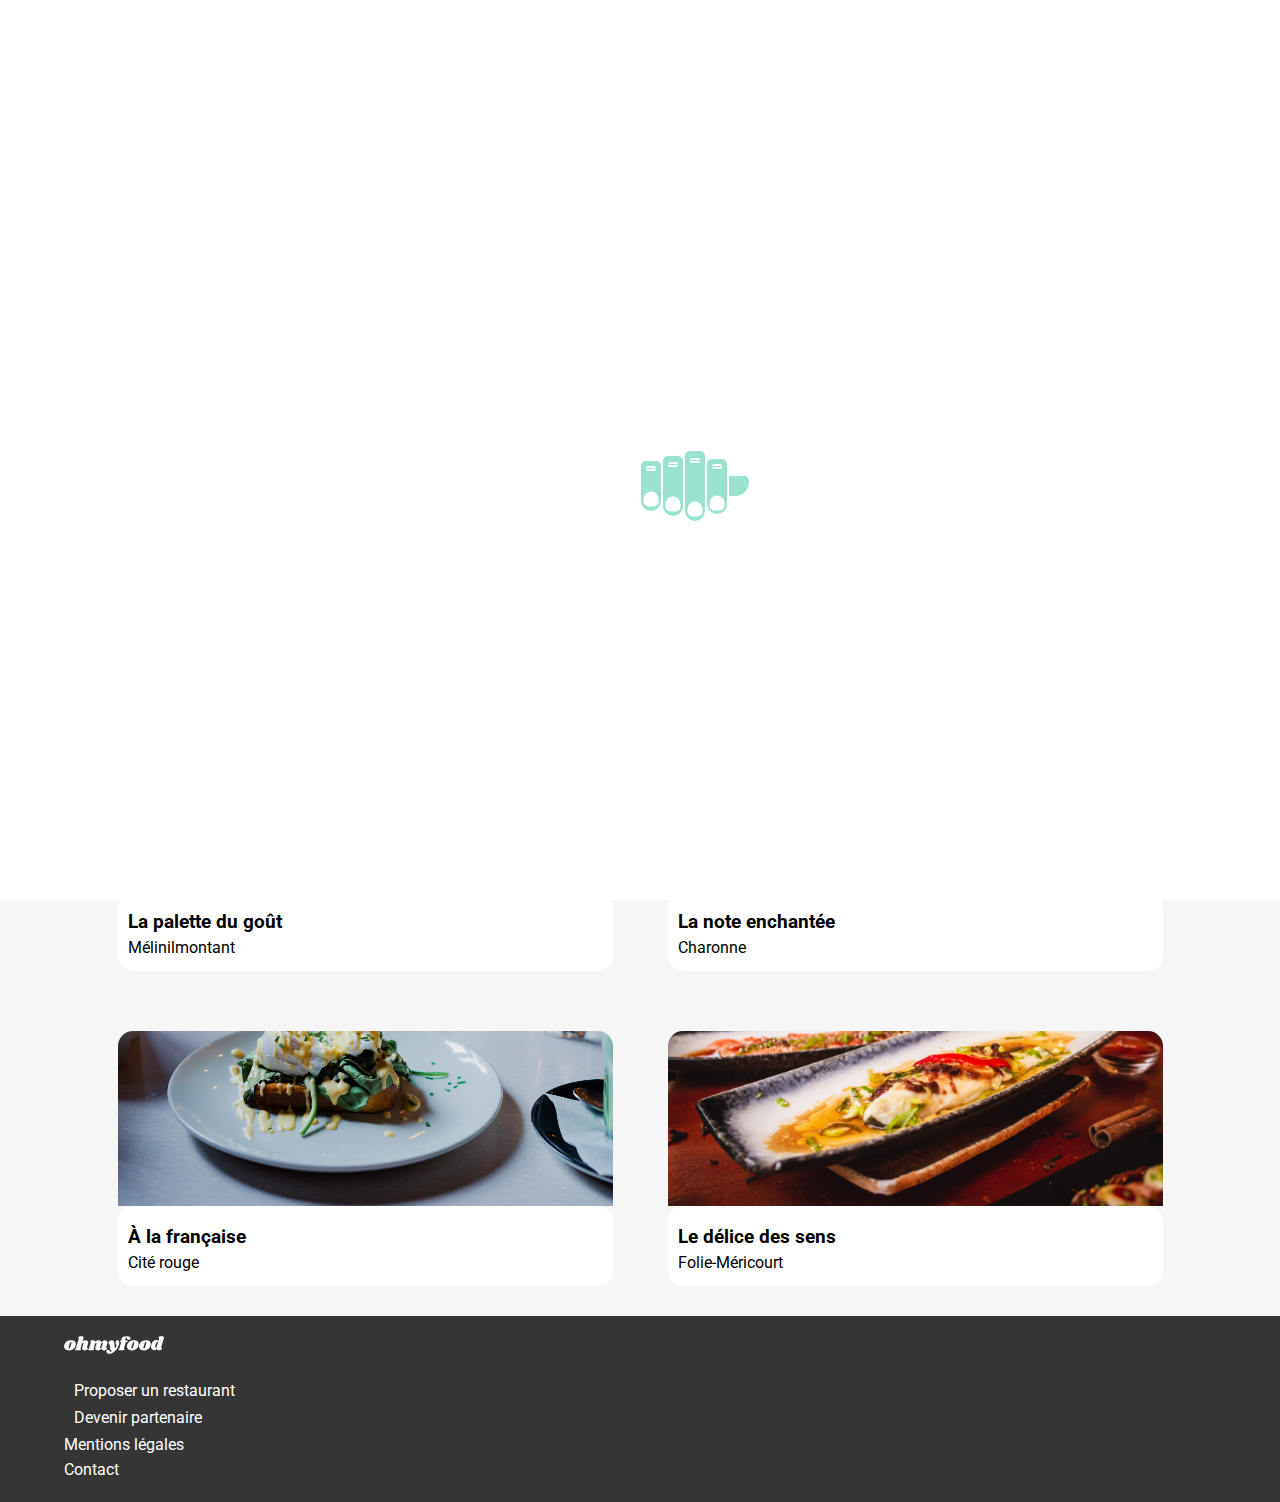
<file: index.html>
<!DOCTYPE html>
<html lang="fr">

<head>
    <meta charset="UTF-8">
    <meta name="viewport" content="width=device-width, initial-scale=1.0">
    <title>Ohmyfood</title>
    <link rel="stylesheet" href="./assets/styles/index.css">
    <link rel="shortcut icon" href="./assets/images/logo/ohmyfood.png">
    <link rel="preconnect" href="https://fonts.googleapis.com">
    <link rel="preconnect" href="https://fonts.gstatic.com" crossorigin>
    <link href="https://fonts.googleapis.com/css2?family=Roboto&family=Shrikhand&display=swap" rel="stylesheet">
    <link rel="stylesheet" href="https://cdnjs.cloudflare.com/ajax/libs/font-awesome/6.5.1/css/all.min.css"
        integrity="sha512-DTOQO9RWCH3ppGqcWaEA1BIZOC6xxalwEsw9c2QQeAIftl+Vegovlnee1c9QX4TctnWMn13TZye+giMm8e2LwA=="
        crossorigin="anonymous" referrerpolicy="no-referrer" />
</head>

<body>

    <div class="animLoader">
        <div class="loader">
            <span class="loaderElement"></span>
            <span class="loaderElement"></span>
            <span class="loaderElement"></span>
            <span class="loaderElement"></span>
            <span class="loaderElement"></span>
        </div>
    </div>

    <header>
        <div class="title">
            <img src="./assets/images/logo/ohmyfood.png" alt="Logo de ohmyfood">
        </div>
        <div class="location">
            <i class="fa-solid fa-location-dot"></i>
            <h2>Paris, Belleville</h2>
        </div>
    </header>
    <main>
        <section class="section1">
            <h1>Réservez le menu qui vous convient</h1>
            <h3>Découvrez des restaurants d'exception, sélectionnés par nos soins.</h3>
            <button class="discover">Explorer nos restaurants</button>

        </section>

        <section class="section2">
            
            <div class="button">
                <h2>Fonctionnement</h2>
                <div class="buttonContainer">
                    <button class="choice"><span>1</span><i class="fa-solid fa-mobile-screen-button"></i>
                     Choississez un restaurant
                </button>
                <button class="choice"><span>2</span><i class="fa-solid fa-list-ul"></i>
                    Composez votre menu
                </button>
                <button class="choice"><span>3</span><i class="fa-solid fa-store"></i>
                    Dégustez au restaurant
                </button>
                </div>
                
            </div>
        </section>

        <section class="section3">
            <h2>Restaurants</h2>
            <div class="grid">
                <a href="./palette.html">
                    <div class="cards">
                        <div class="img1">
                            <p>Nouveau</p>
                        </div>
                        <div class="cardTitle">
                            <div class="cardText">
                                <h3>La palette du goût</h3>
                                <p>Mélinilmontant</p>
                            </div>
                            <div class="cardHeart">
                                <i class="fa-regular fa-heart"></i>
                                <i class="fa-solid fa-heart"></i>
                            </div>
                        </div>
                    </div>
                </a>

                <a href="./note.html">
                    <div class="cards">
                        <div class="img2">
                            <p>Nouveau</p>
                        </div>
                        <div class="cardTitle">
                            <div class="cardText">
                                <h3>La note enchantée</h3>
                                <p>Charonne</p>
                            </div>
                            <div class="cardHeart">
                                <i class="fa-regular fa-heart"></i>
                                <i class="fa-solid fa-heart"></i>
                            </div>
                        </div>
                    </div>
                </a>

                <a href="./française.html">
                    <div class="cards">
                        <div class="img3"></div>
                        <div class="cardTitle">
                            <div class="cardText">
                                <h3>À la française</h3>
                                <p>Cité rouge</p>
                            </div>
                            <div class="cardHeart">
                                <i class="fa-regular fa-heart"></i>
                                <i class="fa-solid fa-heart"></i>
                            </div>
                        </div>
                    </div>
                </a>

                <a href="./delice.html">
                    <div class="cards">
                        <div class="img4"></div>
                        <div class="cardTitle">
                            <div class="cardText">
                                <h3>Le délice des sens</h3>
                                <p>Folie-Méricourt</p>
                            </div>
                            <div class="cardHeart">
                                <i class="fa-regular fa-heart"></i>
                                <i class="fa-solid fa-heart"></i>
                            </div>
                        </div>
                    </div>
                </a>
            </div>

        </section>
    </main>
    <footer>
        <div class="titleFooter">
            <img src="./assets/images/logo/ohmyfood@2x.svg" alt="logo de ohmyfood">
        </div>
        <div class="txtFooter">
            <ul>
                <li><a href="#"><i class="fa-solid fa-utensils"></i><span>Proposer un
                            restaurant</span></a></li>
                <li><a href="#"><i class="fa-solid fa-handshake-angle"></i><span>Devenir
                            partenaire</span></a></li>
                <li><a href="#">Mentions légales</a></li>
                <li><a href="mailto:monadresse@mail.fr">Contact</a></li>
            </ul>
        </div>
    </footer>
</body>

</html>
</file>
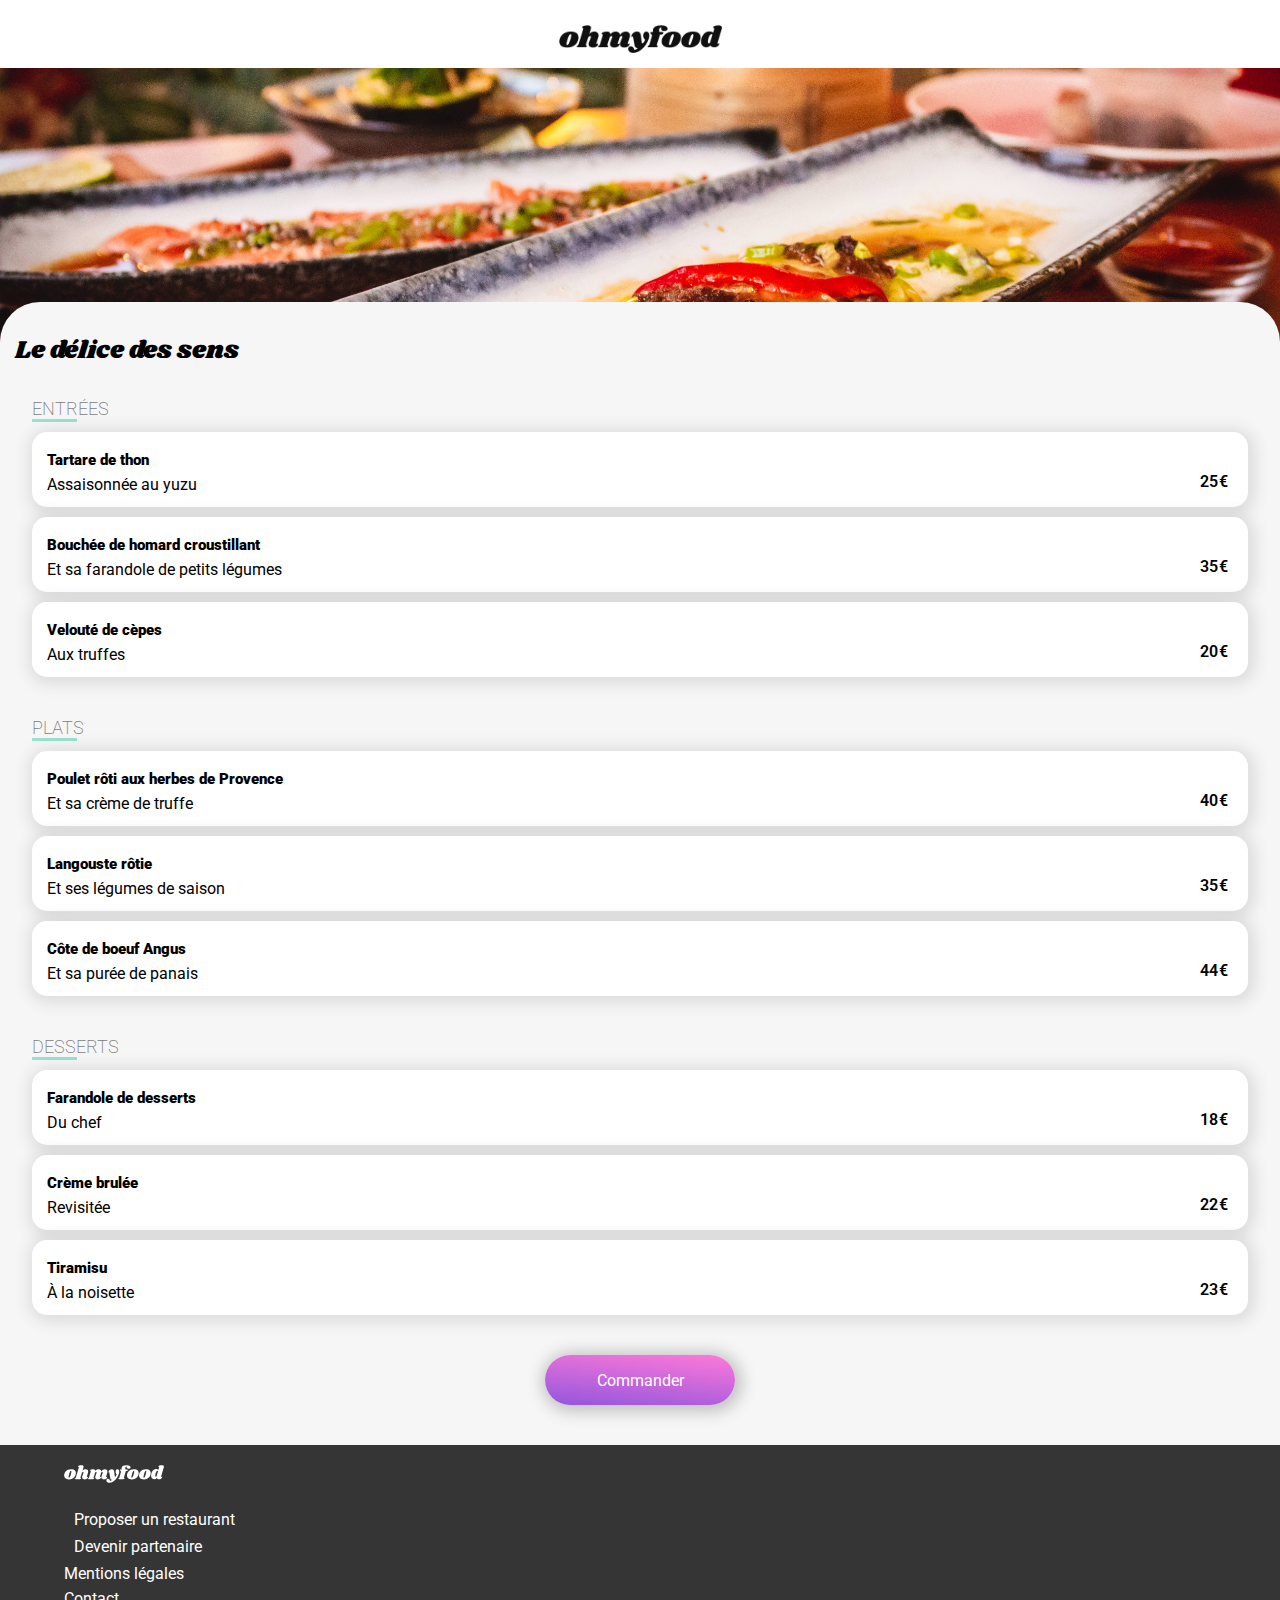
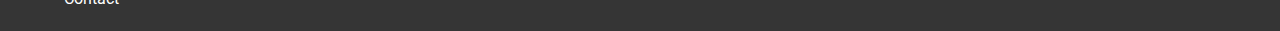
<file: delice.html>
<!DOCTYPE html>
<html lang="fr">

<head>
    <meta charset="UTF-8">
    <meta name="viewport" content="width=device-width, initial-scale=1.0">
    <title>Ohmyfood</title>
    <link rel="stylesheet" href="./assets/styles/index.css">
    <link rel="shortcut icon" href="./assets/images/logo/ohmyfood.png">
    <link rel="preconnect" href="https://fonts.googleapis.com">
    <link rel="preconnect" href="https://fonts.gstatic.com" crossorigin>
    <link href="https://fonts.googleapis.com/css2?family=Roboto&family=Shrikhand&display=swap" rel="stylesheet">
    <link rel="stylesheet" href="https://cdnjs.cloudflare.com/ajax/libs/font-awesome/6.5.1/css/all.min.css"
        integrity="sha512-DTOQO9RWCH3ppGqcWaEA1BIZOC6xxalwEsw9c2QQeAIftl+Vegovlnee1c9QX4TctnWMn13TZye+giMm8e2LwA=="
        crossorigin="anonymous" referrerpolicy="no-referrer" />
</head>

<body>
    <header>
        <div class="title">
            <a href="./index.html"><i class="fa-solid fa-arrow-left"></i></a>
            <img src="./assets/images/logo/ohmyfood.png" alt="Logo de ohmyfood">
        </div>
    </header>

    <main>
        <section class="backgroundDelice">
            <div class="titleMenu">
                <h1>Le délice des sens</h1>
                <div class="heart"><i class="fa-regular fa-heart"></i>
                    <i class="fa-solid fa-heart"></i>
                </div>
            </div>
        </section>

        <div class="containerMenu">
            <section class="entrees animEntree">
                <h2>entrées</h2>
                <div class="entree">
                    <div class="entreeTxt">
                        <span>
                            <p>Tartare de thon</p>
                        </span>
                        <p>Assaisonnée au yuzu</p>
                    </div>
                    <div class="price">25€</div>
                    <div class="animation">
                        <i class="fa-solid fa-check"></i>
                    </div>
                </div>
                <div class="entree">
                    <div class="entreeTxt">
                        <span>
                            <p>Bouchée de homard croustillant</p>
                        </span>
                        <p>Et sa farandole de petits légumes</p>
                    </div>
                    <div class="price">35€</div>
                    <div class="animation">
                        <i class="fa-solid fa-check"></i>
                    </div>
                </div>
                <div class="entree">
                    <div class="entreeTxt">
                        <span>
                            <p>Velouté de cèpes</p>
                        </span>
                        <p>Aux truffes</p>
                    </div>
                    <div class="price">20€</div>
                    <div class="animation">
                        <i class="fa-solid fa-check"></i>
                    </div>
                </div>
            </section>

            <section class="entrees animPlat">
                <h2>plats</h2>
                <div class="entree">
                    <div class="entreeTxt">
                        <span>
                            <p>Poulet rôti aux herbes de Provence</p>
                        </span>
                        <p>Et sa crème de truffe</p>
                    </div>
                    <div class="price">40€</div>
                    <div class="animation">
                        <i class="fa-solid fa-check"></i>
                    </div>
                </div>
                <div class="entree">
                    <div class="entreeTxt">
                        <span>
                            <p>Langouste rôtie</p>
                        </span>
                        <p>Et ses légumes de saison</p>
                    </div>
                    <div class="price">35€</div>
                    <div class="animation">
                        <i class="fa-solid fa-check fa-fade"></i>
                    </div>
                </div>
                <div class="entree">
                    <div class="entreeTxt">
                        <span>
                            <p>Côte de boeuf Angus</p>
                        </span>
                        <p>Et sa purée de panais</p>
                    </div>
                    <div class="price">44€</div>
                    <div class="animation">
                        <i class="fa-solid fa-check"></i>
                    </div>
                </div>
            </section>
            <section class="entrees animDessert">
                <h2>desserts</h2>
                <div class="entree">
                    <div class="entreeTxt">
                        <span>
                            <p>Farandole de desserts</p>
                        </span>
                        <p>Du chef</p>
                    </div>
                    <div class="price">18€</div>
                    <div class="animation">
                        <i class="fa-solid fa-check"></i>
                    </div>
                </div>
                <div class="entree">
                    <div class="entreeTxt">
                        <span>
                            <p>Crème brulée</p>
                        </span>
                        <p>Revisitée</p>
                    </div>
                    <div class="price">22€</div>
                    <div class="animation">
                        <i class="fa-solid fa-check"></i>
                    </div>
                </div>
                <div class="entree">
                    <div class="entreeTxt">
                        <span>
                            <p>Tiramisu</p>
                        </span>
                        <p>À la noisette</p>
                    </div>
                    <div class="price">23€</div>
                    <div class="animation">
                        <i class="fa-solid fa-check"></i>
                    </div>
                </div>
            </section>


        </div>
        <div class="buttonMenu">
            <button class="discoverMenu">Commander</button>
        </div>
    </main>
    
    <footer>
        <div class="titleFooter">
            <img src="./assets/images/logo/ohmyfood@2x.svg" alt="logo de ohmyfood">
        </div>
        <div class="txtFooter">
            <ul>
                <li><a href="#"><i class="fa-solid fa-utensils"></i><span>Proposer un
                            restaurant</span></a></li>
                <li><a href="#"><i class="fa-solid fa-handshake-angle"></i><span>Devenir
                            partenaire</span></a></li>
                <li><a href="#">Mentions légales</a></li>
                <li><a href="mailto:monadresse@mail.fr">Contact</a></li>
            </ul>
        </div>
    </footer>
</body>

</html>
</file>
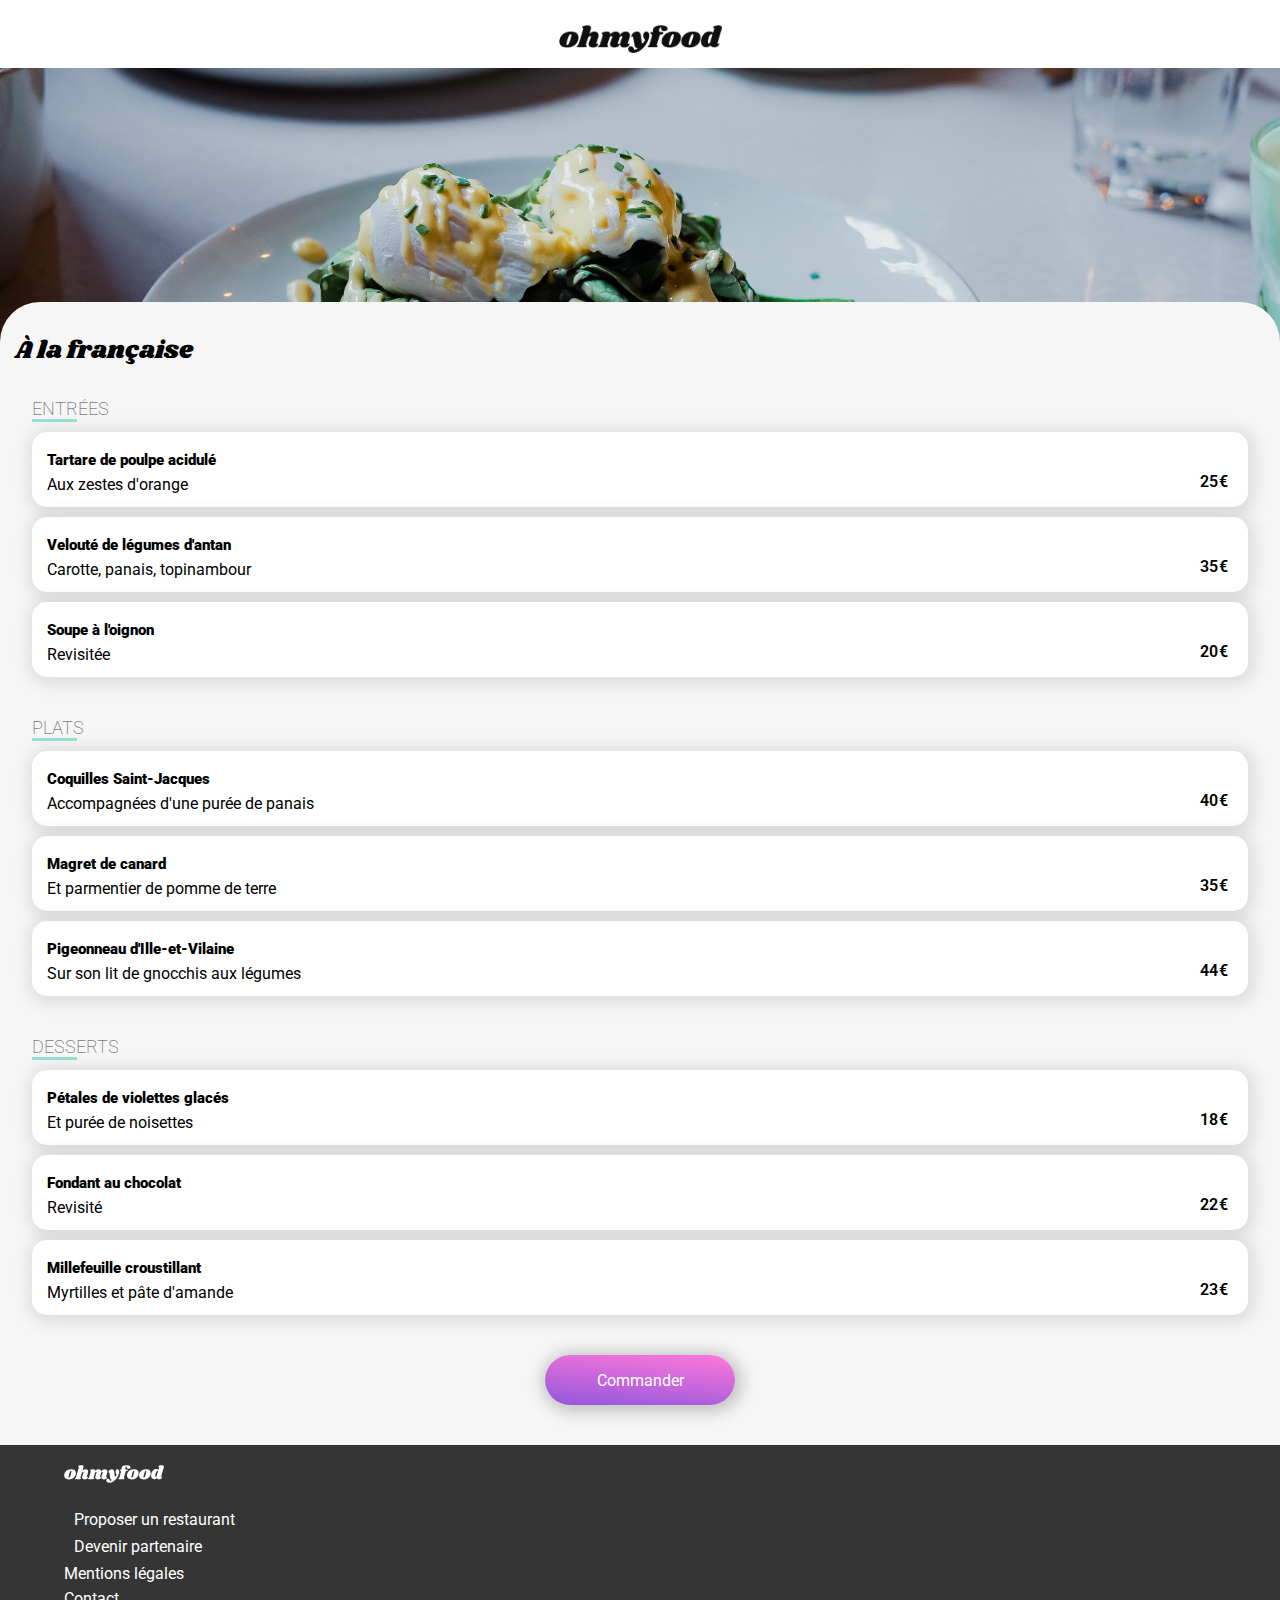
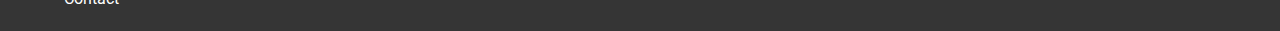
<file: française.html>
<!DOCTYPE html>
<html lang="fr">

<head>
    <meta charset="UTF-8">
    <meta name="viewport" content="width=device-width, initial-scale=1.0">
    <title>Ohmyfood</title>
    <link rel="stylesheet" href="./assets/styles/index.css">
    <link rel="shortcut icon" href="./assets/images/logo/ohmyfood.png">
    <link rel="preconnect" href="https://fonts.googleapis.com">
    <link rel="preconnect" href="https://fonts.gstatic.com" crossorigin>
    <link href="https://fonts.googleapis.com/css2?family=Roboto&family=Shrikhand&display=swap" rel="stylesheet">
    <link rel="stylesheet" href="https://cdnjs.cloudflare.com/ajax/libs/font-awesome/6.5.1/css/all.min.css"
        integrity="sha512-DTOQO9RWCH3ppGqcWaEA1BIZOC6xxalwEsw9c2QQeAIftl+Vegovlnee1c9QX4TctnWMn13TZye+giMm8e2LwA=="
        crossorigin="anonymous" referrerpolicy="no-referrer" />
</head>

<body>
    <header>
        <div class="title">
            <a href="./index.html"><i class="fa-solid fa-arrow-left"></i></a>
            <img src="./assets/images/logo/ohmyfood.png" alt="Logo de ohmyfood">
        </div>
    </header>

    <main>
        <section class="backgroundFrançaise">
            <div class="titleMenu">
                <h1>À la française</h1>
                <div class="heart"><i class="fa-regular fa-heart"></i>
                    <i class="fa-solid fa-heart"></i>
                </div>
            </div>
        </section>

        <div class="containerMenu">
            <section class="entrees animEntree">
                <h2>entrées</h2>
                <div class="entree">
                    <div class="entreeTxt">
                        <span>
                            <p>Tartare de poulpe acidulé</p>
                        </span>
                        <p>Aux zestes d'orange</p>
                    </div>
                    <div class="price">25€</div>
                    <div class="animation">
                        <i class="fa-solid fa-check"></i>
                    </div>
                </div>
                <div class="entree">
                    <div class="entreeTxt">
                        <span>
                            <p>Velouté de légumes d'antan</p>
                        </span>
                        <p>Carotte, panais, topinambour</p>
                    </div>
                    <div class="price">35€</div>
                    <div class="animation">
                        <i class="fa-solid fa-check"></i>
                    </div>
                </div>
                <div class="entree">
                    <div class="entreeTxt">
                        <span>
                            <p>Soupe à l'oignon</p>
                        </span>
                        <p>Revisitée</p>
                    </div>
                    <div class="price">20€</div>
                    <div class="animation">
                        <i class="fa-solid fa-check"></i>
                    </div>
                </div>
            </section>

            <section class="entrees animPlat">
                <h2>plats</h2>
                <div class="entree">
                    <div class="entreeTxt">
                        <span>
                            <p>Coquilles Saint-Jacques</p>
                        </span>
                        <p>Accompagnées d'une purée de panais</p>
                    </div>
                    <div class="price">40€</div>
                    <div class="animation">
                        <i class="fa-solid fa-check"></i>
                    </div>
                </div>
                <div class="entree">
                    <div class="entreeTxt">
                        <span>
                            <p>Magret de canard</p>
                        </span>
                        <p>Et parmentier de pomme de terre</p>
                    </div>
                    <div class="price">35€</div>
                    <div class="animation">
                        <i class="fa-solid fa-check"></i>
                    </div>
                </div>
                <div class="entree">
                    <div class="entreeTxt">
                        <span>
                            <p>Pigeonneau d'Ille-et-Vilaine</p>
                        </span>
                        <p>Sur son lit de gnocchis aux légumes</p>
                    </div>
                    <div class="price">44€</div>
                    <div class="animation">
                        <i class="fa-solid fa-check"></i>
                    </div>
                </div>
            </section>
            <section class="entrees animDessert">
                <h2>desserts</h2>
                <div class="entree">
                    <div class="entreeTxt">
                        <span>
                            <p>Pétales de violettes glacés</p>
                        </span>
                        <p>Et purée de noisettes</p>
                    </div>
                    <div class="price">18€</div>
                    <div class="animation">
                        <i class="fa-solid fa-check"></i>
                    </div>
                </div>
                <div class="entree">
                    <div class="entreeTxt">
                        <span>
                            <p>Fondant au chocolat</p>
                        </span>
                        <p>Revisité</p>
                    </div>
                    <div class="price">22€</div>
                    <div class="animation">
                        <i class="fa-solid fa-check"></i>
                    </div>
                </div>
                <div class="entree">
                    <div class="entreeTxt">
                        <span>
                            <p>Millefeuille croustillant</p>
                        </span>
                        <p>Myrtilles et pâte d'amande</p>
                    </div>
                    <div class="price">23€</div>
                    <div class="animation">
                        <i class="fa-solid fa-check"></i>
                    </div>
                </div>
            </section>


        </div>
        <div class="buttonMenu">
            <button class="discoverMenu">Commander</button>
        </div>
    </main>
    <footer>
        <div class="titleFooter">
            <img src="./assets/images/logo/ohmyfood@2x.svg" alt="logo de ohmyfood">
        </div>
        <div class="txtFooter">
            <ul>
                <li><a href="#"><i class="fa-solid fa-utensils"></i><span>Proposer un
                            restaurant</span></a></li>
                <li><a href="#"><i class="fa-solid fa-handshake-angle"></i><span>Devenir
                            partenaire</span></a></li>
                <li><a href="#">Mentions légales</a></li>
                <li><a href="mailto:monadresse@mail.fr">Contact</a></li>
            </ul>
        </div>
    </footer>
</body>

</html>
</file>
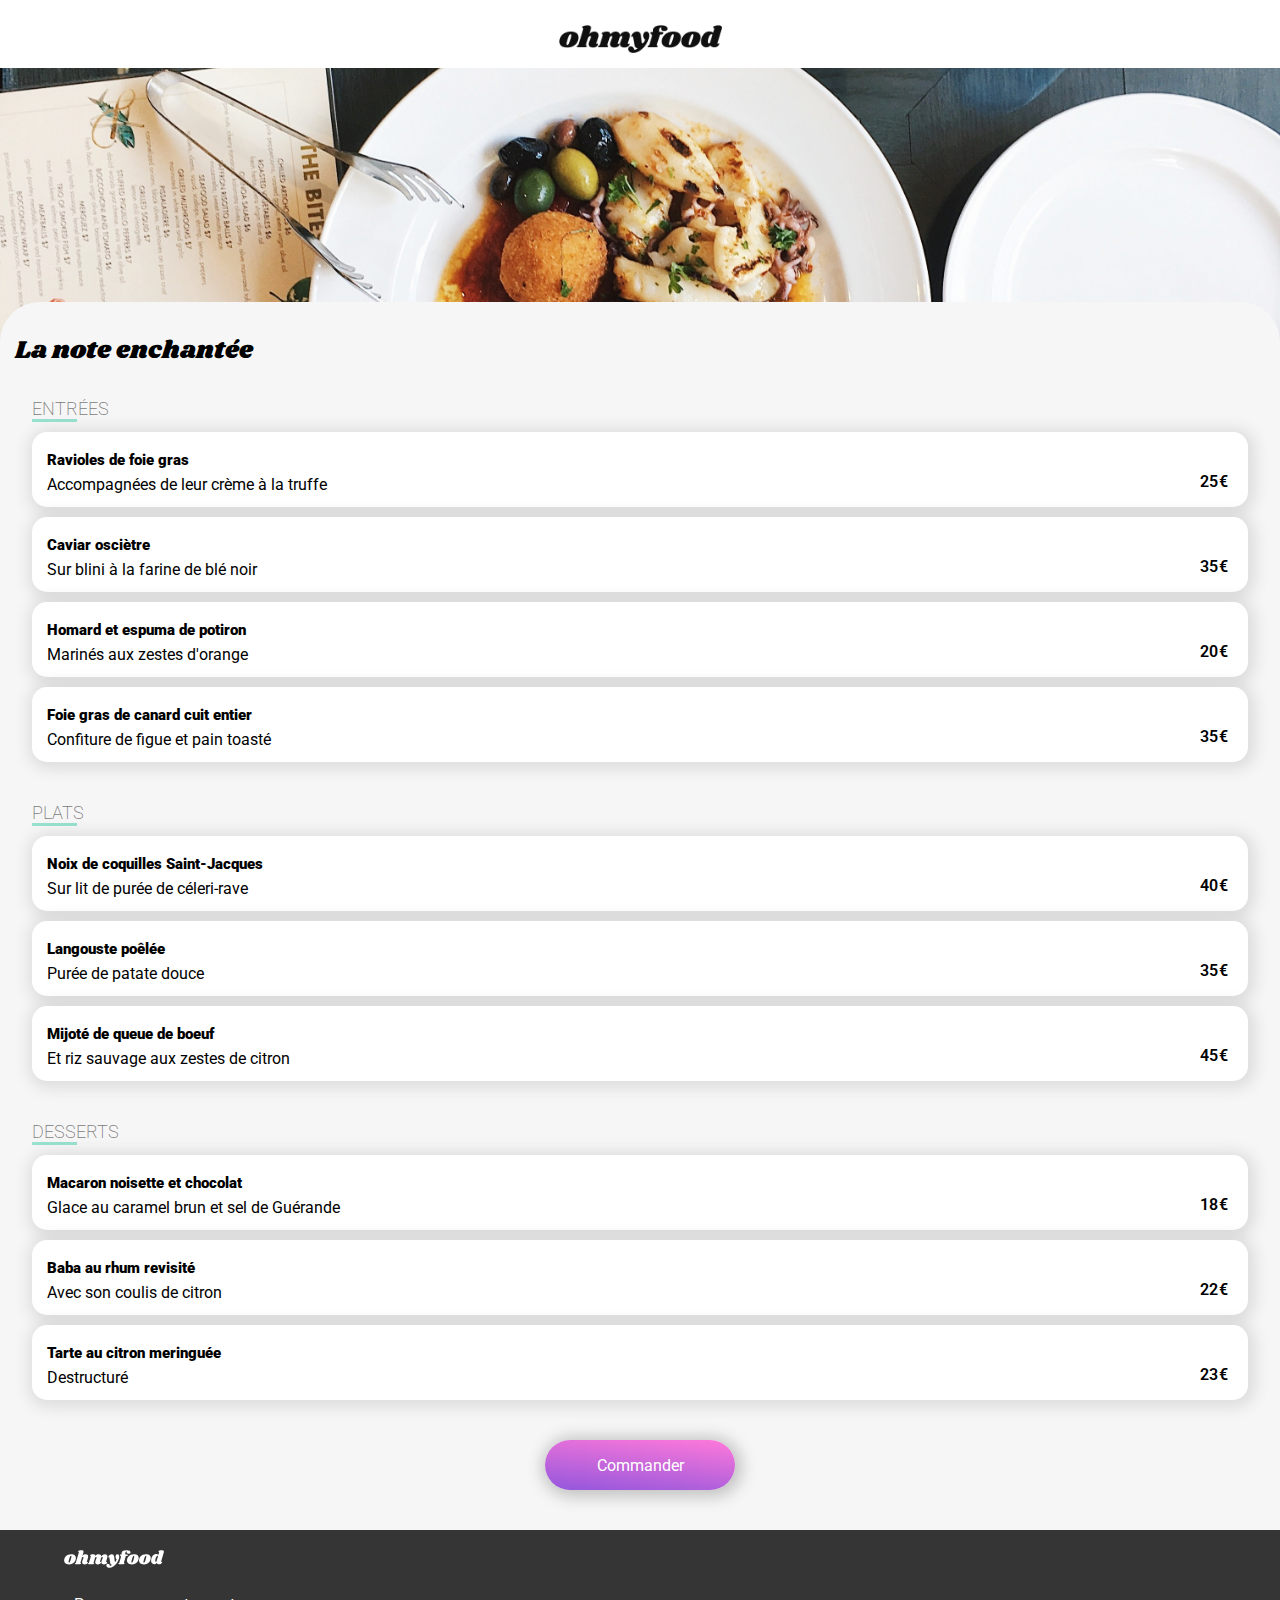
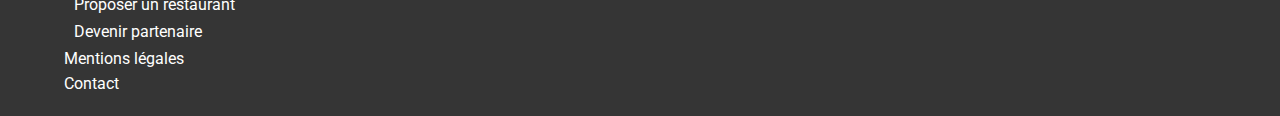
<file: note.html>
<!DOCTYPE html>
<html lang="fr">

<head>
    <meta charset="UTF-8">
    <meta name="viewport" content="width=device-width, initial-scale=1.0">
    <title>Ohmyfood</title>
    <link rel="stylesheet" href="./assets/styles/index.css">
    <link rel="shortcut icon" href="./assets/images/logo/ohmyfood.png">
    <link rel="preconnect" href="https://fonts.googleapis.com">
    <link rel="preconnect" href="https://fonts.gstatic.com" crossorigin>
    <link href="https://fonts.googleapis.com/css2?family=Roboto&family=Shrikhand&display=swap" rel="stylesheet">
    <link rel="stylesheet" href="https://cdnjs.cloudflare.com/ajax/libs/font-awesome/6.5.1/css/all.min.css"
        integrity="sha512-DTOQO9RWCH3ppGqcWaEA1BIZOC6xxalwEsw9c2QQeAIftl+Vegovlnee1c9QX4TctnWMn13TZye+giMm8e2LwA=="
        crossorigin="anonymous" referrerpolicy="no-referrer" />
</head>

<body>
    <header>
        <div class="title">
            <a href="./index.html"><i class="fa-solid fa-arrow-left"></i></a>
            <img src="./assets/images/logo/ohmyfood.png" alt="Logo de ohmyfood">
        </div>

    </header>

    <main>
        <section class="backgroundNote">
            <div class="titleMenu">
                <h1>La note enchantée</h1>
                <div class="heart"><i class="fa-regular fa-heart"></i>
                    <i class="fa-solid fa-heart"></i>
                </div>
            </div>

        </section>

        <div class="containerMenu">
            <section class="entrees animEntree">
                <h2>entrées</h2>
                <div class="entree">
                    <div class="entreeTxt">
                        <span>
                            <p>Ravioles de foie gras</p>
                        </span>
                        <p>Accompagnées de leur crème à la truffe</p>
                    </div>
                    <div class="price">25€</div>
                    <div class="animation">
                        <i class="fa-solid fa-check"></i>
                    </div>
                </div>
                <div class="entree">
                    <div class="entreeTxt">
                        <span>
                            <p>Caviar osciètre</p>
                        </span>
                        <p>Sur blini à la farine de blé noir</p>
                    </div>
                    <div class="price">35€</div>
                    <div class="animation">
                        <i class="fa-solid fa-check"></i>
                    </div>
                </div>
                <div class="entree">
                    <div class="entreeTxt">
                        <span>
                            <p>Homard et espuma de potiron</p>
                        </span>
                        <p>Marinés aux zestes d'orange</p>
                    </div>
                    <div class="price">20€</div>
                    <div class="animation">
                        <i class="fa-solid fa-check"></i>
                    </div>
                </div>
                <div class="entree">
                    <div class="entreeTxt">
                        <span>
                            <p>Foie gras de canard cuit entier</p>
                        </span>
                        <p>Confiture de figue et pain toasté</p>
                    </div>
                    <div class="price">35€</div>
                    <div class="animation">
                        <i class="fa-solid fa-check"></i>
                    </div>
                </div>
            </section>
            <section class="entrees animPlat">
                <h2>plats</h2>
                <div class="entree">
                    <div class="entreeTxt">
                        <span>
                            <p>Noix de coquilles Saint-Jacques</p>
                        </span>
                        <p>Sur lit de purée de céleri-rave</p>
                    </div>
                    <div class="price">40€</div>
                    <div class="animation">
                        <i class="fa-solid fa-check"></i>
                    </div>
                </div>
                <div class="entree">
                    <div class="entreeTxt">
                        <span>
                            <p>Langouste poêlée</p>
                        </span>
                        <p>Purée de patate douce</p>
                    </div>
                    <div class="price">35€</div>
                    <div class="animation">
                        <i class="fa-solid fa-check"></i>
                    </div>
                </div>
                <div class="entree">
                    <div class="entreeTxt">
                        <span>
                            <p>Mijoté de queue de boeuf</p>
                        </span>
                        <p>Et riz sauvage aux zestes de citron</p>
                    </div>
                    <div class="price">45€</div>
                    <div class="animation">
                        <i class="fa-solid fa-check"></i>
                    </div>
                </div>
            </section>
            <section class="entrees animDessert">
                <h2>desserts</h2>
                <div class="entree">
                    <div class="entreeTxt">
                        <span>
                            <p>Macaron noisette et chocolat</p>
                        </span>
                        <p>Glace au caramel brun et sel de Guérande</p>
                    </div>
                    <div class="price">18€</div>
                    <div class="animation">
                        <i class="fa-solid fa-check"></i>
                    </div>
                </div>
                <div class="entree">
                    <div class="entreeTxt">
                        <span>
                            <p>Baba au rhum revisité</p>
                        </span>
                        <p>Avec son coulis de citron</p>
                    </div>
                    <div class="price">22€</div>
                    <div class="animation">
                        <i class="fa-solid fa-check"></i>
                    </div>
                </div>
                <div class="entree">
                    <div class="entreeTxt">
                        <span>
                            <p>Tarte au citron meringuée</p>
                        </span>
                        <p>Destructuré</p>
                    </div>
                    <div class="price">23€</div>
                    <div class="animation">
                        <i class="fa-solid fa-check"></i>
                    </div>
                </div>
            </section>


        </div>
        <div class="buttonMenu">
            <button class="discoverMenu">Commander</button>
        </div>
    </main>

    <footer>
        <div class="titleFooter">
            <img src="./assets/images/logo/ohmyfood@2x.svg" alt="logo de ohmyfood">
        </div>
        <div class="txtFooter">
            <ul>
                <li><a href="#"><i class="fa-solid fa-utensils"></i><span>Proposer un
                            restaurant</span></a></li>
                <li><a href="#"><i class="fa-solid fa-handshake-angle"></i><span>Devenir
                            partenaire</span></a></li>
                <li><a href="#">Mentions légales</a></li>
                <li><a href="mailto:monadresse@mail.fr">Contact</a></li>
            </ul>
        </div>
    </footer>
</body>

</html>
</file>
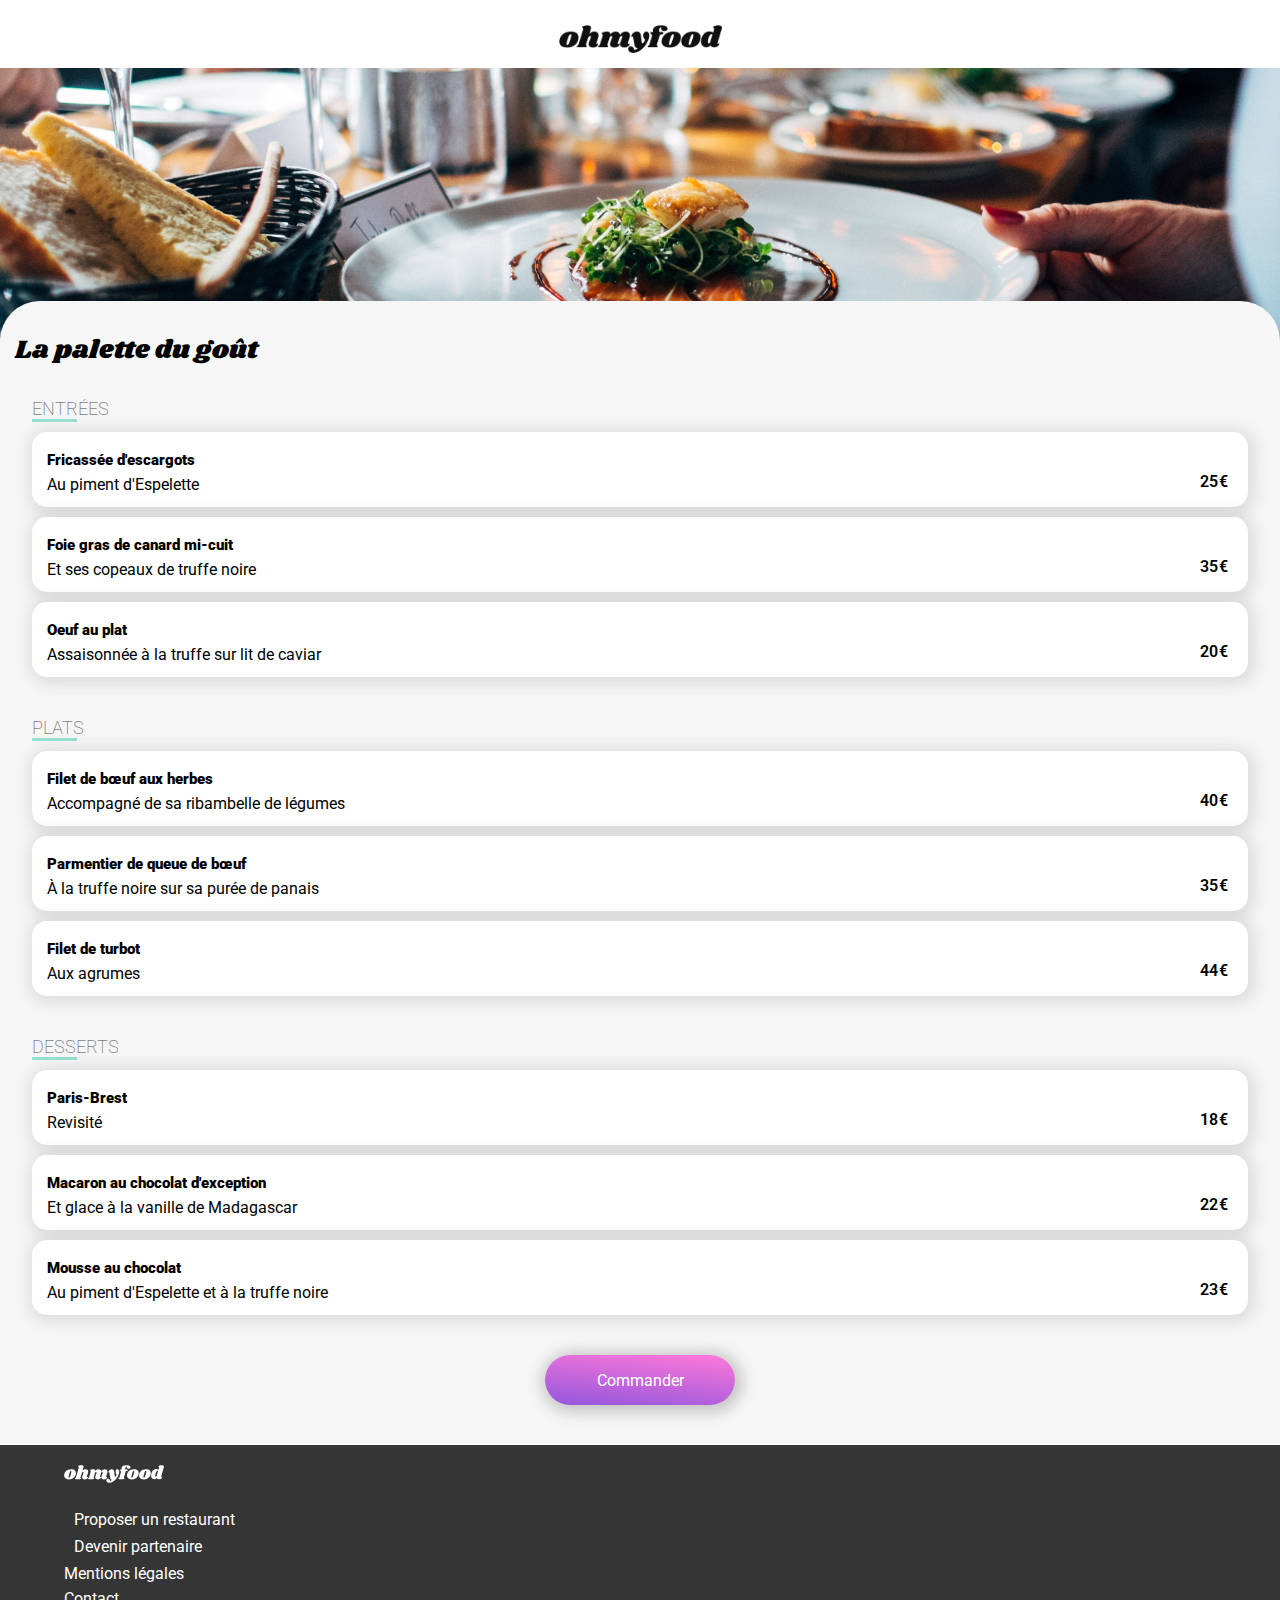
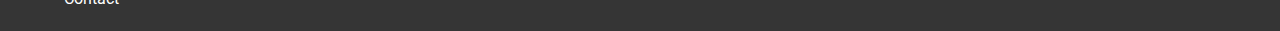
<file: palette.html>
<!DOCTYPE html>
<html lang="fr">

<head>
    <meta charset="UTF-8">
    <meta name="viewport" content="width=device-width, initial-scale=1.0">
    <title>Ohmyfood</title>
    <link rel="stylesheet" href="./assets/styles/index.css">
    <link rel="shortcut icon" href="./assets/images/logo/ohmyfood.png">
    <link rel="preconnect" href="https://fonts.googleapis.com">
    <link rel="preconnect" href="https://fonts.gstatic.com" crossorigin>
    <link href="https://fonts.googleapis.com/css2?family=Roboto&family=Shrikhand&display=swap" rel="stylesheet">
    <link rel="stylesheet" href="https://cdnjs.cloudflare.com/ajax/libs/font-awesome/6.5.1/css/all.min.css"
        integrity="sha512-DTOQO9RWCH3ppGqcWaEA1BIZOC6xxalwEsw9c2QQeAIftl+Vegovlnee1c9QX4TctnWMn13TZye+giMm8e2LwA=="
        crossorigin="anonymous" referrerpolicy="no-referrer" />
</head>

<body>
    <header>
        <div class="title">
            <a href="./index.html"><i class="fa-solid fa-arrow-left"></i></a>
            <img src="./assets/images/logo/ohmyfood.png" alt="Logo de ohmyfood">
        </div>
    </header>

    <main>
        <section class="background">
            <div class="titleMenu">
                <h1>La palette du goût</h1>
                <div class="heart">
                    <i class="fa-regular fa-heart"></i>
                    <i class="fa-solid fa-heart"></i>
                </div>
            </div>
        </section>

        <div class="containerMenu">
            <section class="entrees animEntree">
                <h2>entrées</h2>
                <div class="entree">
                    <div class="entreeTxt">
                        <span>
                            <p>Fricassée d'escargots</p>
                        </span>
                        <p>Au piment d'Espelette</p>
                    </div>
                    <div class="price">25€</div>
                    <div class="animation">
                        <i class="fa-solid fa-check"></i>
                    </div>
                </div>
                <div class="entree">
                    <div class="entreeTxt">
                        <span>
                            <p>Foie gras de canard mi-cuit</p>
                        </span>
                        <p>Et ses copeaux de truffe noire</p>
                    </div>
                    <div class="price">35€</div>
                    <div class="animation">
                        <i class="fa-solid fa-check"></i>
                    </div>
                </div>
                <div class="entree">
                    <div class="entreeTxt">
                        <span>
                            <p>Oeuf au plat</p>
                        </span>
                        <p>Assaisonnée à la truffe sur lit de caviar</p>
                    </div>
                    <div class="price">20€</div>
                    <div class="animation">
                        <i class="fa-solid fa-check"></i>
                    </div>
                </div>
            </section>

            <section class="entrees animPlat">
                <h2>plats</h2>
                <div class="entree">
                    <div class="entreeTxt">
                        <span>
                            <p>Filet de bœuf aux herbes</p>
                        </span>
                        <p>Accompagné de sa ribambelle de légumes</p>
                    </div>
                    <div class="price">40€</div>
                    <div class="animation">
                        <i class="fa-solid fa-check"></i>
                    </div>
                </div>
                <div class="entree">
                    <div class="entreeTxt">
                        <span>
                            <p>Parmentier de queue de bœuf</p>
                        </span>
                        <p>À la truffe noire sur sa purée de panais</p>
                    </div>
                    <div class="price">35€</div>
                    <div class="animation">
                        <i class="fa-solid fa-check"></i>
                    </div>
                </div>
                <div class="entree">
                    <div class="entreeTxt">
                        <span>
                            <p>Filet de turbot</p>
                        </span>
                        <p>Aux agrumes</p>
                    </div>
                    <div class="price">44€</div>
                    <div class="animation">
                        <i class="fa-solid fa-check"></i>
                    </div>
                </div>
            </section>

            <section class="entrees animDessert">
                <h2>desserts</h2>
                <div class="entree">
                    <div class="entreeTxt">
                        <span>
                            <p>Paris-Brest</p>
                        </span>
                        <p>Revisité</p>
                    </div>
                    <div class="price">18€</div>
                    <div class="animation">
                        <i class="fa-solid fa-check"></i>
                    </div>
                </div>
                <div class="entree">
                    <div class="entreeTxt">
                        <span>
                            <p>Macaron au chocolat d'exception</p>
                        </span>
                        <p>Et glace à la vanille de Madagascar</p>
                    </div>
                    <div class="price">22€</div>
                    <div class="animation">
                        <i class="fa-solid fa-check"></i>
                    </div>
                </div>
                <div class="entree">
                    <div class="entreeTxt">
                        <span>
                            <p>Mousse au chocolat</p>
                        </span>
                        <p>Au piment d'Espelette et à la truffe noire</p>
                    </div>
                    <div class="price">23€</div>
                    <div class="animation">
                        <i class="fa-solid fa-check"></i>
                    </div>
                </div>
            </section>


        </div>
        <div class="buttonMenu">
            <button class="discoverMenu">Commander</button>
        </div>
    </main>
    <footer>
        <div class="titleFooter">
            <img src="./assets/images/logo/ohmyfood@2x.svg" alt="logo de ohmyfood">
        </div>
        <div class="txtFooter">
            <ul>
                <li><a href="#"><i class="fa-solid fa-utensils"></i><span>Proposer un
                            restaurant</span></a></li>
                <li><a href="#"><i class="fa-solid fa-handshake-angle"></i><span>Devenir
                            partenaire</span></a></li>
                <li><a href="#">Mentions légales</a></li>
                <li><a href="mailto:monadresse@mail.fr">Contact</a></li>
            </ul>
        </div>
    </footer>
</body>

</html>
</file>
<file: assets/styles/index.css>
@charset "UTF-8";
* {
  margin: 0;
  padding: 0;
  -webkit-box-sizing: border-box;
          box-sizing: border-box;
  font-family: "Roboto", sans-serif;
  list-style: none;
  text-decoration: none;
}
* a {
  text-decoration: none;
  color: black;
}

.animLoader {
  position: fixed;
  width: 100%;
  height: 100%;
  background: white;
  -webkit-animation: loader 6s ease-in-out forwards;
          animation: loader 6s ease-in-out forwards;
  z-index: 100;
}
@-webkit-keyframes loader {
  90% {
    background: white;
  }
  100% {
    background: none;
    position: relative;
  }
}
@keyframes loader {
  90% {
    background: white;
  }
  100% {
    background: none;
    position: relative;
  }
}
.animLoader .loader {
  top: 50%;
  left: 50%;
  position: absolute;
  z-index: 150;
  display: -webkit-box;
  display: -ms-flexbox;
  display: flex;
  -webkit-box-align: center;
      -ms-flex-align: center;
          align-items: center;
  -webkit-animation: stop ease-in-out 3s forwards;
          animation: stop ease-in-out 3s forwards;
}
@-webkit-keyframes stop {
  to {
    visibility: hidden;
  }
}
@keyframes stop {
  to {
    visibility: hidden;
  }
}
.animLoader .loaderElement {
  margin: 1px;
}
.animLoader .loaderElement {
  background-color: rgb(153, 226, 208);
  height: 50px;
  width: 20px;
  border-radius: 5px 5px 10px 10px;
  position: relative;
}
.animLoader .loaderElement::after {
  content: "";
  border-radius: 151px 151px 101px 100px;
  -webkit-border-radius: 151px 151px 101px 100px;
  -moz-border-radius: 151px 151px 101px 100px;
  width: 15px;
  height: 15px;
  background: white;
  position: absolute;
  -webkit-transform: translate(-50%, -50%);
          transform: translate(-50%, -50%);
}
.animLoader .loaderElement::before {
  content: "";
  border-top: thick double white;
  border-radius: 5px;
  width: 10px;
  position: absolute;
  -webkit-transform: translateX(10%);
          transform: translateX(10%);
  top: 10%;
  right: 30%;
}

.loaderElement:nth-child(1) {
  -webkit-animation: handAnim 0.8s ease-in-out infinite;
          animation: handAnim 0.8s ease-in-out infinite;
  -webkit-animation-delay: 1s;
          animation-delay: 1s;
}
.loaderElement:nth-child(1)::after {
  top: 75%;
  left: 50%;
}

.loaderElement:nth-child(2) {
  height: 60px;
  -webkit-animation: handAnim 0.8s ease-in-out infinite;
          animation: handAnim 0.8s ease-in-out infinite;
  -webkit-animation-delay: 1.1s;
          animation-delay: 1.1s;
}
.loaderElement:nth-child(2)::after {
  top: 80%;
  left: 50%;
}

.loaderElement:nth-child(3) {
  -webkit-animation: handAnim 0.8s ease-in-out infinite;
          animation: handAnim 0.8s ease-in-out infinite;
  -webkit-animation-delay: 1.2s;
          animation-delay: 1.2s;
  height: 70px;
}
.loaderElement:nth-child(3)::after {
  top: 83%;
  left: 50%;
}

.loaderElement:nth-child(4) {
  -webkit-animation: handAnim 0.8s ease-in-out infinite;
          animation: handAnim 0.8s ease-in-out infinite;
  -webkit-animation-delay: 1.3s;
          animation-delay: 1.3s;
  height: 55px;
}
.loaderElement:nth-child(4)::after {
  top: 80%;
  left: 50%;
}

.loaderElement:nth-child(5) {
  height: 20px;
  border-radius: 0 5px 14px 0;
  -webkit-animation: rotateHand5 2s ease-in-out infinite;
          animation: rotateHand5 2s ease-in-out infinite;
  -webkit-animation-delay: 1.5s;
          animation-delay: 1.5s;
}
.loaderElement:nth-child(5)::before {
  display: none;
}
.loaderElement:nth-child(5)::after {
  display: none;
}
@-webkit-keyframes handAnim {
  0% {
    top: 20px;
  }
}
@keyframes handAnim {
  0% {
    top: 20px;
  }
}
@-webkit-keyframes rotateHand5 {
  0% {
    top: 32px;
    right: 0;
    border-radius: 0 5px 14px 0;
  }
  34% {
    top: 32px;
    right: 0;
    border-radius: 0 5px 14px 0;
  }
  43% {
    top: 30px;
    right: 2px;
    border-radius: 0 8px 20px 0;
  }
  50% {
    top: 30px;
    right: 2px;
    border-radius: 0 8px 20px 0;
  }
  60% {
    top: 32px;
    right: 0;
    border-radius: 0 5px 14px 0;
  }
  100% {
    top: 32px;
    right: 0;
    border-radius: 0 5px 14px 0;
  }
}
@keyframes rotateHand5 {
  0% {
    top: 32px;
    right: 0;
    border-radius: 0 5px 14px 0;
  }
  34% {
    top: 32px;
    right: 0;
    border-radius: 0 5px 14px 0;
  }
  43% {
    top: 30px;
    right: 2px;
    border-radius: 0 8px 20px 0;
  }
  50% {
    top: 30px;
    right: 2px;
    border-radius: 0 8px 20px 0;
  }
  60% {
    top: 32px;
    right: 0;
    border-radius: 0 5px 14px 0;
  }
  100% {
    top: 32px;
    right: 0;
    border-radius: 0 5px 14px 0;
  }
}

header .title {
  display: -webkit-box;
  display: -ms-flexbox;
  display: flex;
  -webkit-box-align: center;
      -ms-flex-align: center;
          align-items: center;
}
header .title i {
  padding-left: 30px;
  position: absolute;
  font-size: 20px;
}
header .title img {
  width: 163px;
  margin: 25px auto 15px;
}
@media screen and (min-width: 1400px) {
  header .title img {
    margin: 30px auto 30px;
    width: 200px;
  }
}
header .location {
  display: -webkit-box;
  display: -ms-flexbox;
  display: flex;
  -webkit-box-align: center;
      -ms-flex-align: center;
          align-items: center;
  -webkit-box-pack: center;
      -ms-flex-pack: center;
          justify-content: center;
  background: rgb(234, 234, 234);
  height: 50px;
  -webkit-box-shadow: 2px 2px 15px 5px rgba(97, 90, 90, 0.339);
          box-shadow: 2px 2px 15px 5px rgba(97, 90, 90, 0.339);
  position: relative;
}
header .location i {
  font-size: 17px;
}
header .location h2 {
  padding-left: 15px;
  font-weight: 600;
  font-size: 16px;
}

.section1 {
  display: -webkit-box;
  display: -ms-flexbox;
  display: flex;
  -webkit-box-orient: vertical;
  -webkit-box-direction: normal;
      -ms-flex-direction: column;
          flex-direction: column;
  text-align: center;
  background: rgb(246, 246, 246);
  padding: 40px 0;
}
.section1 h1 {
  margin: 0 auto;
  font-weight: 900;
  font-size: calc(22px + 0.95vw);
}
.section1 h3 {
  font-weight: 100;
  padding: 15px 0 25px;
}
.section1 button.discover {
  width: 225px;
  height: 50px;
  margin: 0 auto;
  border-radius: 40px;
  margin-bottom: 20px;
  color: white;
  font-size: 16px;
  border: none;
  cursor: pointer;
  background: rgb(147, 86, 220);
  background: linear-gradient(6deg, rgb(147, 86, 220) 0%, rgb(255, 121, 218) 100%, rgb(153, 226, 208) 100%);
  -webkit-transition: 0.5s;
  transition: 0.5s;
  -webkit-box-shadow: 2px 2px 15px 5px rgba(54, 54, 54, 0.66);
  box-shadow: 2px 2px 15px 5px rgba(54, 54, 54, 0.263);
}
.section1 button.discover:hover {
  -webkit-filter: brightness(1.1);
          filter: brightness(1.1);
}

.section2 .button .buttonContainer {
  display: -webkit-box;
  display: -ms-flexbox;
  display: flex;
  -webkit-box-orient: vertical;
  -webkit-box-direction: normal;
      -ms-flex-direction: column;
          flex-direction: column;
  -webkit-box-align: center;
      -ms-flex-align: center;
          align-items: center;
  gap: 20px;
}
.section2 .button h2 {
  width: 80%;
  margin: 0 auto;
}
@media screen and (min-width: 1200px) {
  .section2 .button {
    margin: 0 auto;
    width: 1100px;
  }
  .section2 .button .buttonContainer {
    -webkit-box-orient: horizontal;
    -webkit-box-direction: normal;
        -ms-flex-direction: row;
            flex-direction: row;
    -webkit-box-pack: justify;
        -ms-flex-pack: justify;
            justify-content: space-between;
  }
  .section2 .button h2 {
    width: 100%;
  }
}
.section2 .choice {
  position: relative;
  width: 320px;
  height: 70px;
  border-radius: 20px;
  border: none;
  -webkit-box-shadow: 2px 2px 15px 5px rgba(196, 184, 184, 0.507);
  box-shadow: 2px 2px 15px 5px rgba(54, 54, 54, 0.154);
  font-size: 16px;
  font-weight: 900;
  display: -webkit-box;
  display: -ms-flexbox;
  display: flex;
  -webkit-box-align: center;
      -ms-flex-align: center;
          align-items: center;
  -webkit-box-pack: space-evenly;
      -ms-flex-pack: space-evenly;
          justify-content: space-evenly;
}
@media screen and (max-width: 1200px) {
  .section2 .choice {
    width: 80%;
    -webkit-box-pack: start;
        -ms-flex-pack: start;
            justify-content: flex-start;
  }
}
.section2 .choice i {
  font-size: 20px;
}
@media screen and (max-width: 1200px) {
  .section2 .choice i {
    padding: 0 25px;
  }
}
.section2 h2 {
  padding: 50px 0 30px;
  margin: 0;
}
@media screen and (min-width: 1400px) {
  .section2 h2 {
    width: 1100px;
  }
}
.section2 span {
  position: absolute;
  left: 0;
  -webkit-transform: translateX(-50%);
          transform: translateX(-50%);
  color: white;
  background: #9356DC;
  width: 22px;
  height: 22px;
  border-radius: 50%;
  font-size: 12px;
  display: -webkit-box;
  display: -ms-flexbox;
  display: flex;
  -webkit-box-align: center;
      -ms-flex-align: center;
          align-items: center;
  -webkit-box-pack: center;
      -ms-flex-pack: center;
          justify-content: center;
}
.section2 i.fa-solid.fa-mobile-screen-button, .section2 i.fa-solid.fa-list-ul {
  color: #7e7e7e;
}
.section2 i.fa-solid.fa-store {
  color: #9356dc;
}

.section3 {
  background: rgb(246, 246, 246);
  margin-top: 50px;
  padding-top: 60px;
}
@media screen and (min-width: 1200px) {
  .section3 .grid {
    display: grid;
    grid-template-columns: 1fr 1fr;
    width: 1100px;
    margin: 0 auto;
  }
}
.section3 h2 {
  width: 90%;
  margin: 0 auto;
}
@media screen and (min-width: 1200px) {
  .section3 h2 {
    width: 1050px;
  }
}
.section3 .cards {
  width: 90%;
  border-radius: 15px;
  margin: 30px auto;
}
.section3 .cards .img1 {
  background: url(../images/restaurants/jay-wennington-N_Y88TWmGwA-unsplash.jpg) bottom/cover no-repeat;
  background-size: cover;
  height: 175px;
  border-radius: 15px 15px 0 0;
  position: relative;
}
.section3 .cards .img1 p {
  position: absolute;
  right: 0;
  -webkit-transform: translateX(-50%);
          transform: translateX(-50%);
  margin-top: 20px;
  width: 80px;
  height: 30px;
  color: rgb(18, 137, 108);
  background: rgb(144, 213, 196);
  display: -webkit-box;
  display: -ms-flexbox;
  display: flex;
  -webkit-box-align: center;
      -ms-flex-align: center;
          align-items: center;
  -webkit-box-pack: center;
      -ms-flex-pack: center;
          justify-content: center;
  border-radius: 2px;
  font-weight: 600;
  font-size: 14px;
  letter-spacing: 0.5px;
}
.section3 .cards .img2 {
  background: url(../images/restaurants/stil-u2Lp8tXIcjw-unsplash.jpg) center/cover no-repeat;
  background-size: cover;
  height: 175px;
  border-radius: 15px 15px 0 0;
  position: relative;
}
.section3 .cards .img2 p {
  position: absolute;
  right: 0;
  -webkit-transform: translateX(-50%);
          transform: translateX(-50%);
  margin-top: 20px;
  width: 80px;
  height: 30px;
  color: rgb(18, 137, 108);
  background: rgb(144, 213, 196);
  display: -webkit-box;
  display: -ms-flexbox;
  display: flex;
  -webkit-box-align: center;
      -ms-flex-align: center;
          align-items: center;
  -webkit-box-pack: center;
      -ms-flex-pack: center;
          justify-content: center;
  border-radius: 2px;
  font-weight: 600;
  font-size: 14px;
  letter-spacing: 0.5px;
}
.section3 .cards .img3 {
  background: url(../images/restaurants/toa-heftiba-DQKerTsQwi0-unsplash.jpg) bottom/cover no-repeat;
  background-size: cover;
  height: 175px;
  border-radius: 15px 15px 0 0;
}
.section3 .cards .img4 {
  background: url(../images/restaurants/louis-hansel-shotsoflouis-qNBGVyOCY8Q-unsplash.jpg) bottom/cover no-repeat;
  background-size: cover;
  height: 175px;
  border-radius: 15px 15px 0 0;
}
.section3 .cards .cardTitle {
  background: white;
  height: 80px;
  display: -webkit-box;
  display: -ms-flexbox;
  display: flex;
  -webkit-box-pack: justify;
      -ms-flex-pack: justify;
          justify-content: space-between;
  border-radius: 15px;
  padding: 20px 10px;
}
.section3 .cards .cardTitle .cardText h3 {
  padding-bottom: 5px;
}
.section3 .cards .cardTitle .cardHeart {
  padding-right: 40px;
}
.section3 .cards .cardTitle .cardHeart i {
  font-size: 25px;
  position: absolute;
}
.section3 .cards .cardTitle .cardHeart .fa-solid {
  opacity: 0;
}
.section3 .cards .cardTitle .cardHeart .fa-solid:hover {
  opacity: 1;
  color: transparent;
  background-clip: text;
  -webkit-background-clip: text;
  -webkit-transition: all 0.4s ease-in-out;
  transition: all 0.4s ease-in-out;
  background-image: linear-gradient(6deg, rgb(147, 86, 220) 0%, rgb(255, 121, 218) 100%, rgb(153, 226, 208) 100%);
}

footer {
  background: rgb(53, 53, 53);
  padding-bottom: 20px;
}
@media screen and (min-width: 1400px) {
  footer {
    display: -webkit-box;
    display: -ms-flexbox;
    display: flex;
    -webkit-box-orient: horizontal;
    -webkit-box-direction: reverse;
        -ms-flex-direction: row-reverse;
            flex-direction: row-reverse;
    -webkit-box-align: center;
        -ms-flex-align: center;
            align-items: center;
  }
}
footer .titleFooter {
  width: 90%;
  margin: 0 auto;
  padding: 20px 0;
}
@media screen and (min-width: 1400px) {
  footer .titleFooter {
    width: 12%;
    padding-left: 60px;
  }
}
footer .titleFooter img {
  width: 100px;
}
footer .txtFooter {
  width: 90%;
  margin: 0 auto;
}
@media screen and (min-width: 1400px) {
  footer .txtFooter ul {
    display: -webkit-box;
    display: -ms-flexbox;
    display: flex;
    width: 100%;
    -webkit-box-pack: end;
        -ms-flex-pack: end;
            justify-content: flex-end;
  }
}
@media screen and (min-width: 1400px) {
  footer .txtFooter ul li {
    padding: 0 20px;
  }
}
footer .txtFooter i {
  font-size: 12px;
  width: 15px;
}
footer .txtFooter a {
  color: white;
  line-height: 25px;
}
footer .txtFooter span {
  margin-left: 10px;
}

section.background {
  background: url(../images/restaurants/jay-wennington-N_Y88TWmGwA-unsplash.jpg) center/cover no-repeat;
  background-size: cover;
  height: 300px;
  position: relative;
}
@media screen and (min-width: 1400px) {
  section.background {
    height: 380px;
  }
}
section.background .titleMenu {
  display: -webkit-box;
  display: -ms-flexbox;
  display: flex;
  -webkit-box-pack: start;
      -ms-flex-pack: start;
          justify-content: flex-start;
  border-radius: 40px 40px 0 0;
  background: rgb(246, 246, 246);
  padding-top: 30px;
  padding-left: 15px;
  position: absolute;
  width: 100%;
  bottom: -1px;
  margin: 0;
}
@media screen and (min-width: 1400px) {
  section.background .titleMenu {
    left: 50%;
    -webkit-transform: translate(-50%, 50%);
            transform: translate(-50%, 50%);
    width: 1050px;
    -webkit-box-pack: center;
        -ms-flex-pack: center;
            justify-content: center;
  }
}
section.background .titleMenu h1 {
  font-family: "Shrikhand", sans-serif;
  font-weight: 200;
  font-size: 26px;
  padding-right: 15px;
}
section.background .titleMenu i {
  font-size: 25px;
  position: absolute;
  padding-top: 5px;
}
@media screen and (min-width: 1400px) {
  section.background .titleMenu i {
    right: 320px;
  }
}
section.background .titleMenu .fa-solid {
  opacity: 0;
}
section.background .titleMenu .fa-solid:hover {
  opacity: 1;
  color: transparent;
  background-clip: text;
  -webkit-background-clip: text;
  -webkit-transition: all 0.4s ease-in-out;
  transition: all 0.4s ease-in-out;
  background-image: linear-gradient(6deg, rgb(147, 86, 220) 0%, rgb(255, 121, 218) 100%, rgb(153, 226, 208) 100%);
}

.containerMenu {
  background: rgb(246, 246, 246);
  padding-bottom: 10px;
}
@media screen and (min-width: 1400px) {
  .containerMenu {
    width: 1050px;
    margin: 0 auto;
    padding-top: 50px;
  }
}
.containerMenu section.entrees {
  width: 95%;
  margin: 0 auto;
}
@media screen and (min-width: 1400px) {
  .containerMenu section.entrees {
    width: 640px;
  }
}
.containerMenu section.entrees h2 {
  text-transform: uppercase;
  font-size: 18px;
  color: rgb(123, 123, 123);
  font-weight: 200;
  padding-top: 30px;
}
.containerMenu section.entrees h2:after {
  content: "";
  border-bottom: solid 3px rgb(153, 226, 208);
  display: block;
  width: 45px;
}
.containerMenu section.entrees .entree {
  height: 75px;
  background: rgb(255, 255, 255);
  display: -webkit-box;
  display: -ms-flexbox;
  display: flex;
  -webkit-box-pack: justify;
      -ms-flex-pack: justify;
          justify-content: space-between;
  -webkit-box-align: center;
      -ms-flex-align: center;
          align-items: center;
  margin: 10px 0;
  border-radius: 15px;
  overflow: hidden;
  -webkit-box-shadow: 2px 2px 15px 5px rgba(196, 184, 184, 0.507);
  box-shadow: 2px 2px 15px 5px rgba(54, 54, 54, 0.129);
  position: relative;
}
.containerMenu section.entrees .entree:hover .animation {
  -webkit-transform: translateX(0);
          transform: translateX(0);
  visibility: visible;
}
.containerMenu section.entrees .entree:hover .price {
  -webkit-transform: translateX(-100%);
          transform: translateX(-100%);
}
.containerMenu section.entrees .entree:hover .entreeTxt p {
  text-overflow: ellipsis;
  white-space: nowrap;
  overflow: hidden;
  max-width: 90px;
}
@media screen and (min-width: 400px) {
  .containerMenu section.entrees .entree:hover .entreeTxt p {
    max-width: 400px;
  }
}
.containerMenu section.entrees .entree:hover i {
  -webkit-transform: rotate(360deg);
          transform: rotate(360deg);
  color: #99e2d0;
}
.containerMenu section.entrees .entree .animation {
  background: rgb(153, 226, 208);
  height: 100%;
  width: 60px;
  position: absolute;
  right: 0;
  border-radius: 0 15px 15px 0;
  display: -webkit-box;
  display: -ms-flexbox;
  display: flex;
  -webkit-box-align: center;
      -ms-flex-align: center;
          align-items: center;
  -webkit-box-pack: center;
      -ms-flex-pack: center;
          justify-content: center;
  -webkit-transform: translateX(100%);
          transform: translateX(100%);
  visibility: hidden;
  -webkit-transition: ease 0.4s;
  transition: ease 0.4s;
}
.containerMenu section.entrees .entree i {
  border-radius: 50%;
  background: white;
  width: 20px;
  height: 20px;
  display: -webkit-box;
  display: -ms-flexbox;
  display: flex;
  -webkit-box-align: center;
      -ms-flex-align: center;
          align-items: center;
  -webkit-box-pack: center;
      -ms-flex-pack: center;
          justify-content: center;
  -webkit-transition: 0.4s;
  transition: 0.4s;
}
.containerMenu section.entrees .entree i:after {
  content: "";
}
.containerMenu section.entrees .entree .entreeTxt {
  padding-left: 15px;
  width: 100%;
}
.containerMenu section.entrees .entree .entreeTxt span {
  font-weight: 900;
  font-size: 15px;
  line-height: 30px;
}
.containerMenu section.entrees .entree .price {
  padding-right: 20px;
  padding-top: 40px;
  font-weight: 600;
  letter-spacing: 0.5px;
  height: 100%;
  -webkit-transition: ease 0.4s;
  transition: ease 0.4s;
}

.buttonMenu {
  display: -webkit-box;
  display: -ms-flexbox;
  display: flex;
  -webkit-box-pack: center;
      -ms-flex-pack: center;
          justify-content: center;
  background: rgb(246, 246, 246);
  padding: 20px;
}
@media screen and (min-width: 1400px) {
  .buttonMenu {
    width: 1050px;
    margin: 0 auto;
  }
}
.buttonMenu button.discoverMenu {
  width: 190px;
  height: 50px;
  border-radius: 40px;
  margin-bottom: 20px;
  color: white;
  font-size: 16px;
  border: none;
  cursor: pointer;
  background: rgb(147, 86, 220);
  background: linear-gradient(6deg, rgb(147, 86, 220) 0%, rgb(255, 121, 218) 100%, rgb(153, 226, 208) 100%);
  -webkit-transition: 0.5s;
  transition: 0.5s;
  -webkit-box-shadow: 2px 2px 15px 5px rgba(54, 54, 54, 0.66);
  box-shadow: 2px 2px 15px 5px rgba(54, 54, 54, 0.263);
}
.buttonMenu button.discoverMenu:hover {
  -webkit-filter: brightness(1.1);
          filter: brightness(1.1);
}

.animEntree {
  -webkit-animation: apparition 1s ease-in-out;
          animation: apparition 1s ease-in-out;
}
@-webkit-keyframes apparition {
  0% {
    opacity: 0;
  }
  100% {
    opacity: 1;
  }
}
@keyframes apparition {
  0% {
    opacity: 0;
  }
  100% {
    opacity: 1;
  }
}

.animPlat {
  -webkit-animation: apparition 2s ease-in-out;
          animation: apparition 2s ease-in-out;
}
@keyframes apparition {
  0% {
    opacity: 0;
  }
  100% {
    opacity: 1;
  }
}

.animDessert {
  -webkit-animation: apparition 3s ease-in-out;
          animation: apparition 3s ease-in-out;
}
@keyframes apparition {
  0% {
    opacity: 0;
  }
  100% {
    opacity: 1;
  }
}

section.backgroundNote {
  background: url(../images/restaurants/stil-u2Lp8tXIcjw-unsplash.jpg) center/cover no-repeat;
  background-size: cover;
  height: 300px;
  position: relative;
}
@media screen and (min-width: 1400px) {
  section.backgroundNote {
    height: 380px;
  }
}
section.backgroundNote .titleMenu {
  display: -webkit-box;
  display: -ms-flexbox;
  display: flex;
  -webkit-box-pack: start;
      -ms-flex-pack: start;
          justify-content: flex-start;
  border-radius: 40px 40px 0 0;
  background: rgb(246, 246, 246);
  padding-top: 30px;
  padding-left: 15px;
  position: absolute;
  width: 100%;
  bottom: -1px;
  margin: 0;
}
@media screen and (min-width: 1400px) {
  section.backgroundNote .titleMenu {
    left: 50%;
    -webkit-transform: translate(-50%, 50%);
            transform: translate(-50%, 50%);
    width: 1050px;
    -webkit-box-pack: center;
        -ms-flex-pack: center;
            justify-content: center;
  }
}
section.backgroundNote .titleMenu h1 {
  font-family: "Shrikhand", sans-serif;
  font-weight: 200;
  font-size: 25px;
  padding-right: 15px;
}
section.backgroundNote .titleMenu i {
  font-size: 25px;
  position: absolute;
  padding-top: 5px;
}
@media screen and (min-width: 1400px) {
  section.backgroundNote .titleMenu i {
    right: 320px;
  }
}
section.backgroundNote .titleMenu .fa-solid {
  opacity: 0;
}
section.backgroundNote .titleMenu .fa-solid:hover {
  opacity: 1;
  color: transparent;
  background-clip: text;
  -webkit-background-clip: text;
  -webkit-transition: all 0.4s ease-in-out;
  transition: all 0.4s ease-in-out;
  background-image: linear-gradient(6deg, rgb(147, 86, 220) 0%, rgb(255, 121, 218) 100%, rgb(153, 226, 208) 100%);
}

section.backgroundFrançaise {
  background: url(../images/restaurants/toa-heftiba-DQKerTsQwi0-unsplash.jpg) center/cover no-repeat;
  background-size: cover;
  height: 300px;
  position: relative;
}
@media screen and (min-width: 1400px) {
  section.backgroundFrançaise {
    height: 380px;
  }
}
section.backgroundFrançaise .titleMenu {
  display: -webkit-box;
  display: -ms-flexbox;
  display: flex;
  -webkit-box-pack: start;
      -ms-flex-pack: start;
          justify-content: flex-start;
  border-radius: 40px 40px 0 0;
  background: rgb(246, 246, 246);
  padding-top: 30px;
  padding-left: 15px;
  position: absolute;
  width: 100%;
  bottom: -1px;
  margin: 0;
}
@media screen and (min-width: 1400px) {
  section.backgroundFrançaise .titleMenu {
    left: 50%;
    -webkit-transform: translate(-50%, 50%);
            transform: translate(-50%, 50%);
    width: 1050px;
    -webkit-box-pack: center;
        -ms-flex-pack: center;
            justify-content: center;
  }
}
section.backgroundFrançaise .titleMenu h1 {
  font-family: "Shrikhand", sans-serif;
  font-weight: 200;
  font-size: 25px;
  padding-right: 15px;
}
section.backgroundFrançaise .titleMenu i {
  font-size: 25px;
  position: absolute;
  padding-top: 5px;
}
@media screen and (min-width: 1400px) {
  section.backgroundFrançaise .titleMenu i {
    right: 320px;
  }
}
section.backgroundFrançaise .titleMenu .fa-solid {
  opacity: 0;
}
section.backgroundFrançaise .titleMenu .fa-solid:hover {
  opacity: 1;
  color: transparent;
  background-clip: text;
  -webkit-background-clip: text;
  -webkit-transition: all 0.4s ease-in-out;
  transition: all 0.4s ease-in-out;
  background-image: linear-gradient(6deg, rgb(147, 86, 220) 0%, rgb(255, 121, 218) 100%, rgb(153, 226, 208) 100%);
}

section.backgroundDelice {
  background: url(../images/restaurants/louis-hansel-shotsoflouis-qNBGVyOCY8Q-unsplash.jpg) center/cover no-repeat;
  background-size: cover;
  height: 300px;
  position: relative;
}
@media screen and (min-width: 1400px) {
  section.backgroundDelice {
    height: 380px;
  }
}
section.backgroundDelice .titleMenu {
  display: -webkit-box;
  display: -ms-flexbox;
  display: flex;
  -webkit-box-pack: start;
      -ms-flex-pack: start;
          justify-content: flex-start;
  border-radius: 40px 40px 0 0;
  background: rgb(246, 246, 246);
  padding-top: 30px;
  padding-left: 15px;
  position: absolute;
  width: 100%;
  bottom: -1px;
  margin: 0;
}
@media screen and (min-width: 1400px) {
  section.backgroundDelice .titleMenu {
    left: 50%;
    -webkit-transform: translate(-50%, 50%);
            transform: translate(-50%, 50%);
    width: 1050px;
    -webkit-box-pack: center;
        -ms-flex-pack: center;
            justify-content: center;
  }
}
section.backgroundDelice .titleMenu h1 {
  font-family: "Shrikhand", sans-serif;
  font-weight: 200;
  font-size: 25px;
  padding-right: 15px;
}
section.backgroundDelice .titleMenu i {
  font-size: 25px;
  position: absolute;
  padding-top: 5px;
}
@media screen and (min-width: 1400px) {
  section.backgroundDelice .titleMenu i {
    right: 320px;
  }
}
section.backgroundDelice .titleMenu .fa-solid {
  opacity: 0;
}
section.backgroundDelice .titleMenu .fa-solid:hover {
  opacity: 1;
  color: transparent;
  background-clip: text;
  -webkit-background-clip: text;
  -webkit-transition: all 0.4s ease-in-out;
  transition: all 0.4s ease-in-out;
  background-image: linear-gradient(6deg, rgb(147, 86, 220) 0%, rgb(255, 121, 218) 100%, rgb(153, 226, 208) 100%);
}/*# sourceMappingURL=index.css.map */
</file>
